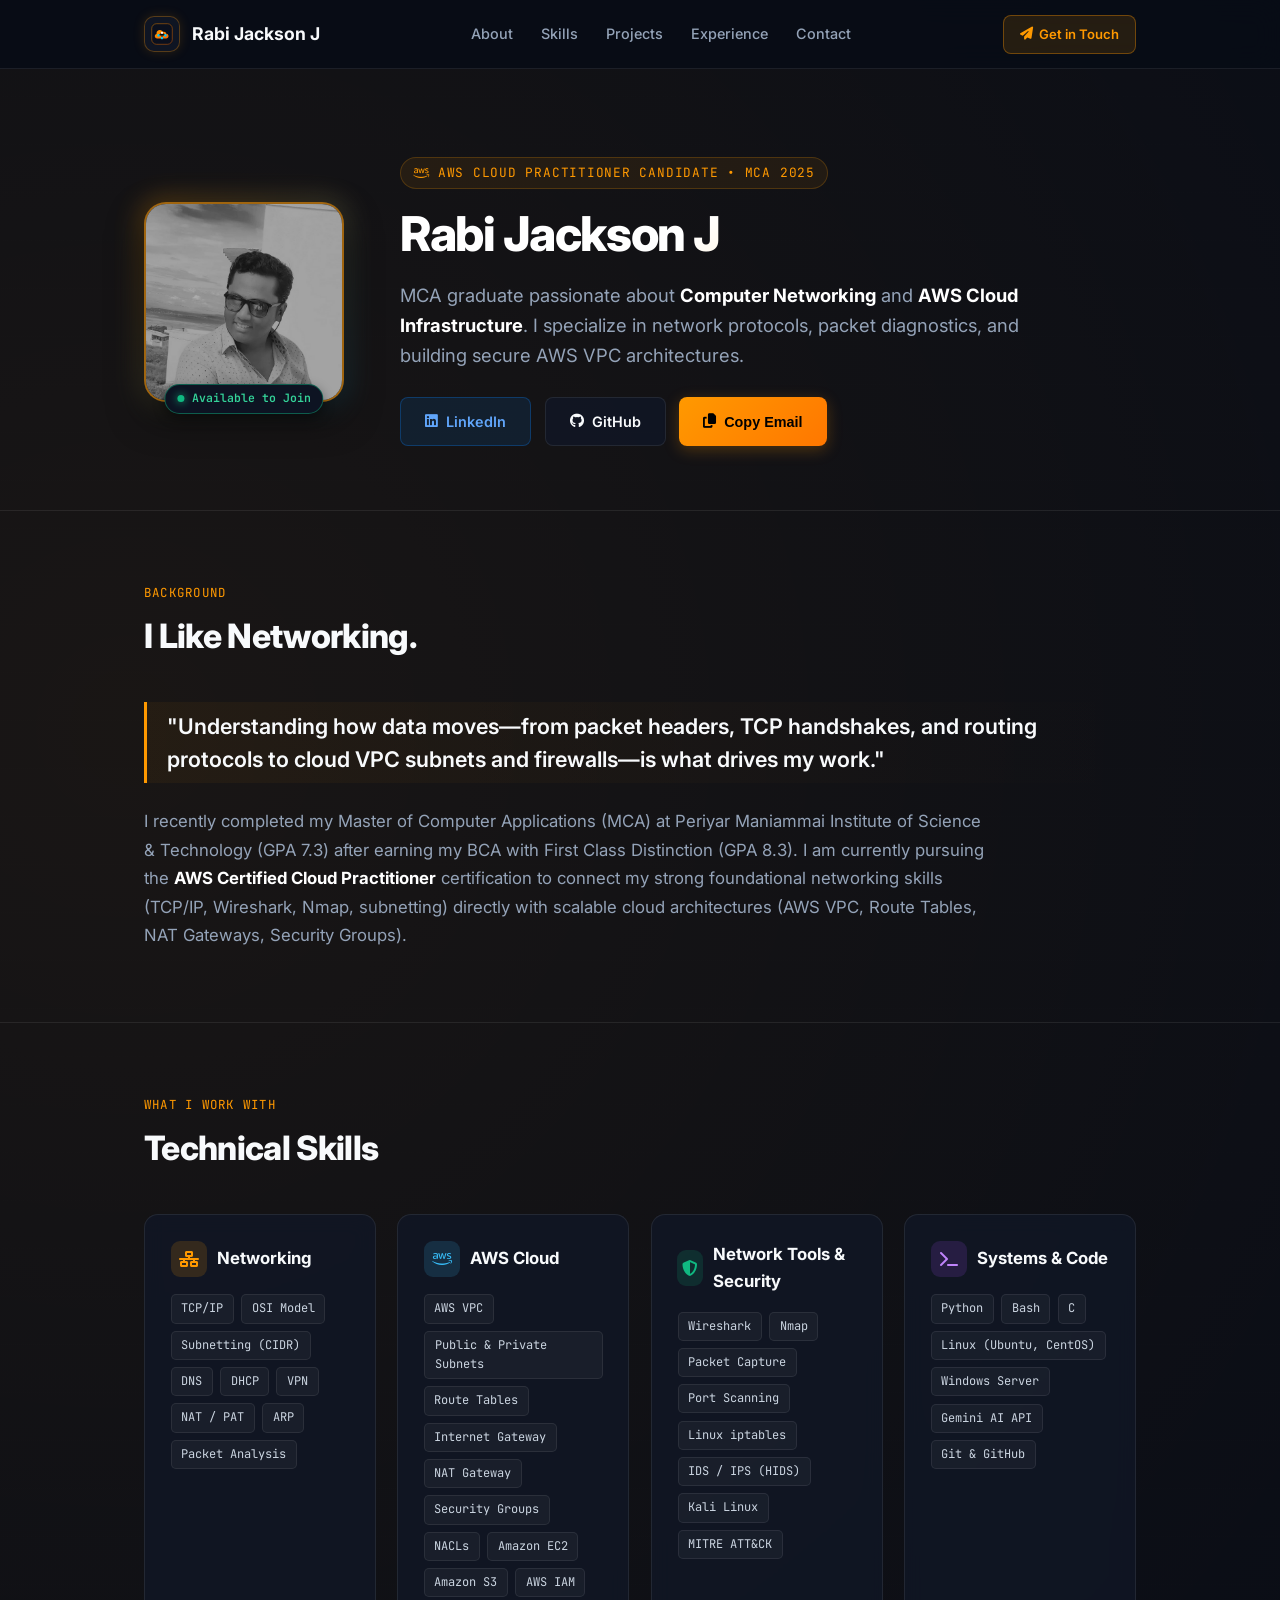
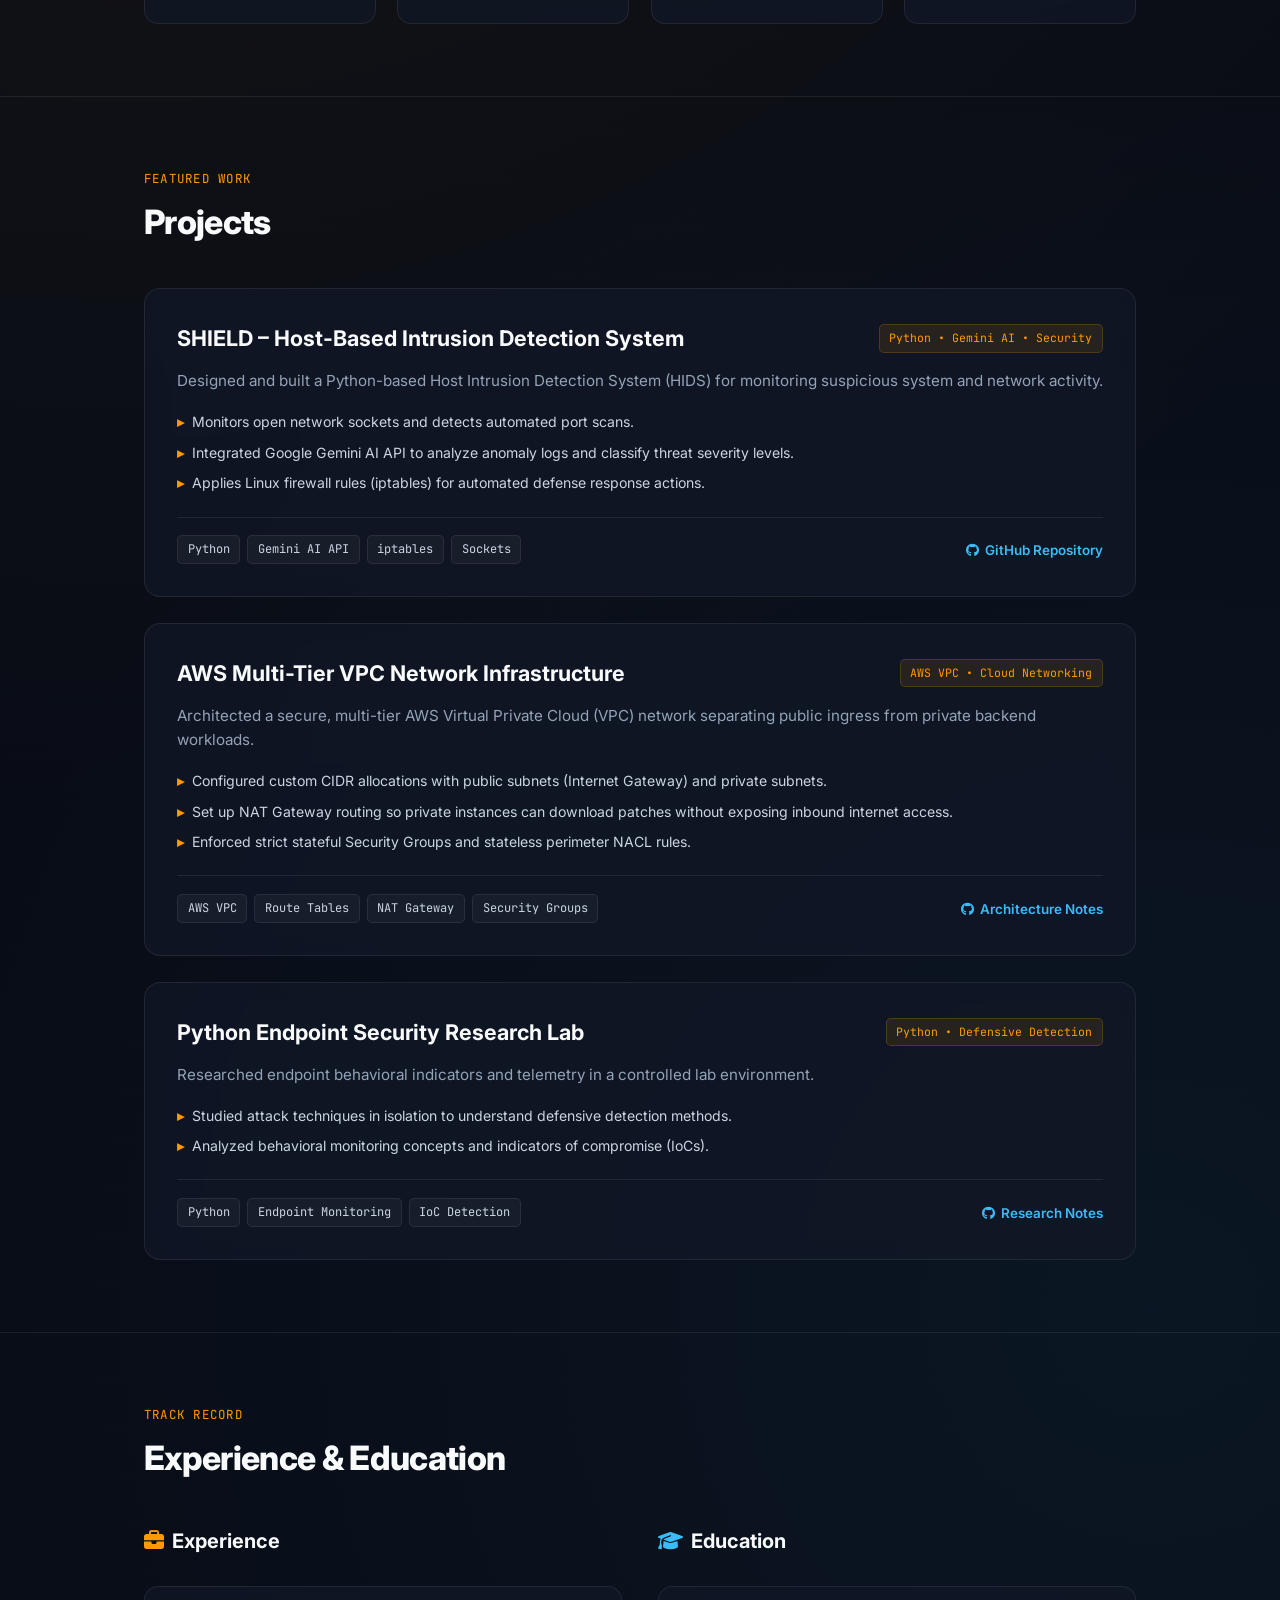
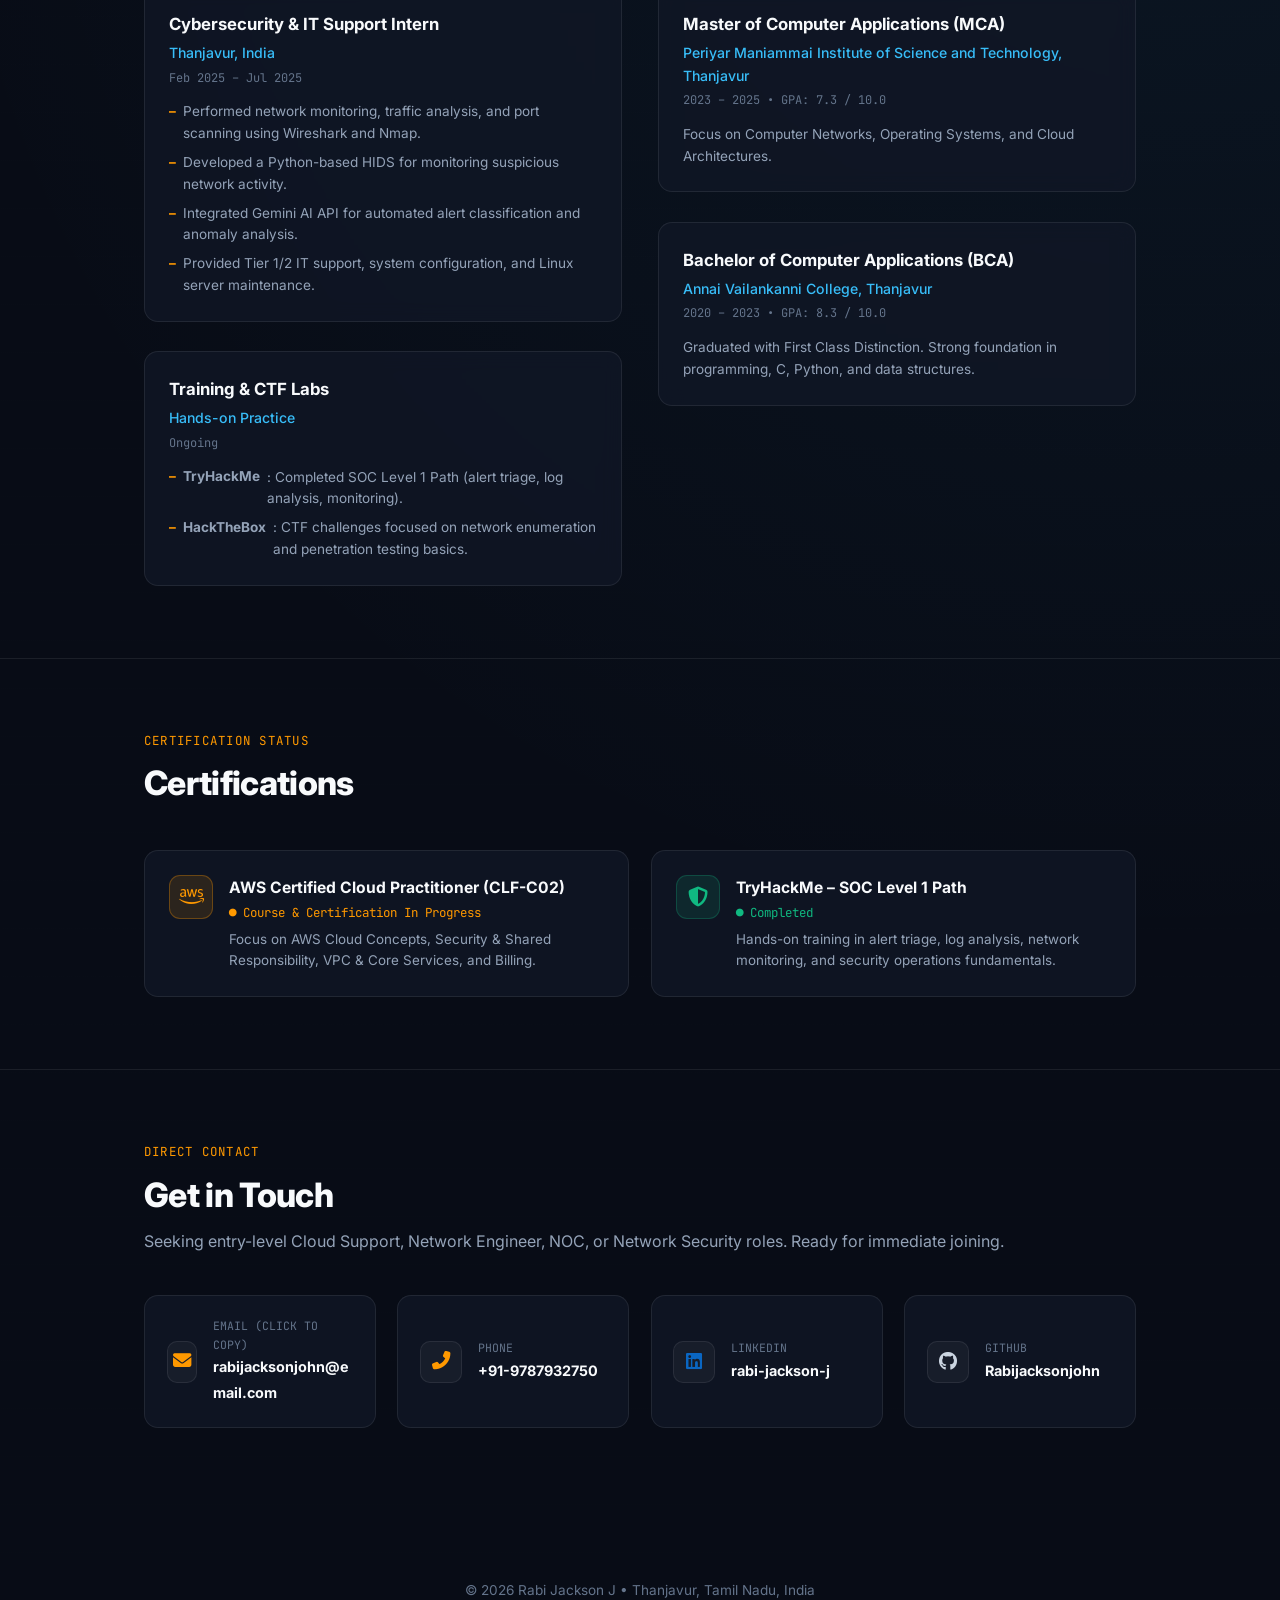
<file: index.html>
<!DOCTYPE html>
<html lang="en">
<head>
  <meta charset="UTF-8">
  <meta name="viewport" content="width=device-width, initial-scale=1.0">
  <title>Rabi Jackson J | Cloud & Networking</title>
  <meta name="description" content="Portfolio of Rabi Jackson J - MCA Graduate, AWS Cloud Practitioner Candidate, and Computer Networking Enthusiast.">
  <meta name="author" content="Rabi Jackson J">

  <!-- Browser Tab Favicon / Logo -->
  <link rel="icon" type="image/svg+xml" href="favicon.svg">
  <link rel="alternate icon" type="image/png" href="profile.png">
  <link rel="apple-touch-icon" href="profile.png">
  <meta name="theme-color" content="#090D16">

  <!-- Fonts & Icons -->
  <link rel="preconnect" href="https://fonts.googleapis.com">
  <link rel="preconnect" href="https://fonts.gstatic.com" crossorigin>
  <link href="https://fonts.googleapis.com/css2?family=Inter:wght@400;500;600;700;800&family=JetBrains+Mono:wght@400;500;600;700&display=swap" rel="stylesheet">
  <link rel="stylesheet" href="https://cdnjs.cloudflare.com/ajax/libs/font-awesome/6.5.1/css/all.min.css">

  <link rel="stylesheet" href="styles.css">
</head>
<body>

  <!-- Navigation -->
  <header class="site-header">
    <div class="container nav-row">
      <a href="#home" class="brand-link">
        <div class="brand-badge">
          <img src="favicon.svg" alt="Rabi Jackson J Logo">
        </div>
        <span>Rabi Jackson J</span>
      </a>

      <nav>
        <ul class="nav-links">
          <li><a href="#about">About</a></li>
          <li><a href="#skills">Skills</a></li>
          <li><a href="#projects">Projects</a></li>
          <li><a href="#experience">Experience</a></li>
          <li><a href="#contact">Contact</a></li>
        </ul>
      </nav>

      <a href="mailto:rabijacksonjohn@email.com" class="nav-btn">
        <i class="fas fa-paper-plane"></i> Get in Touch
      </a>
    </div>
  </header>

  <!-- Hero Section (Simple & Bold) -->
  <section id="home" class="hero">
    <div class="container hero-box">
      <!-- Profile Photo -->
      <div class="hero-photo-wrap">
        <img src="profile.png" alt="Rabi Jackson J" class="hero-photo">
        <div class="status-pill">
          <span class="status-dot"></span>
          <span>Available to Join</span>
        </div>
      </div>

      <!-- Hero Statement -->
      <div class="hero-text">
        <div class="hero-pretitle">
          <i class="fab fa-aws"></i> AWS Cloud Practitioner Candidate • MCA 2025
        </div>

        <h1 class="hero-title">
          Rabi Jackson J
        </h1>

        <p class="hero-desc">
          MCA graduate passionate about <strong>Computer Networking</strong> and <strong>AWS Cloud Infrastructure</strong>. I specialize in network protocols, packet diagnostics, and building secure AWS VPC architectures.
        </p>

        <div class="hero-actions">
          <a href="https://www.linkedin.com/in/rabi-jackson-j/" target="_blank" rel="noopener noreferrer" class="btn-linkedin">
            <i class="fab fa-linkedin"></i> LinkedIn
          </a>
          <a href="https://github.com/Rabijacksonjohn" target="_blank" rel="noopener noreferrer" class="btn-outline">
            <i class="fab fa-github"></i> GitHub
          </a>
          <button class="btn-solid copy-email-btn">
            <i class="fas fa-copy"></i> Copy Email
          </button>
        </div>
      </div>
    </div>
  </section>

  <!-- About / Passion for Networking -->
  <section id="about">
    <div class="container">
      <div class="section-head">
        <div class="section-tag">Background</div>
        <h2 class="section-title">I Like Networking.</h2>
      </div>

      <div class="focus-quote">
        "Understanding how data moves—from packet headers, TCP handshakes, and routing protocols to cloud VPC subnets and firewalls—is what drives my work."
      </div>

      <p class="focus-body">
        I recently completed my Master of Computer Applications (MCA) at Periyar Maniammai Institute of Science & Technology (GPA 7.3) after earning my BCA with First Class Distinction (GPA 8.3).
        I am currently pursuing the <strong>AWS Certified Cloud Practitioner</strong> certification to connect my strong foundational networking skills (TCP/IP, Wireshark, Nmap, subnetting) directly with scalable cloud architectures (AWS VPC, Route Tables, NAT Gateways, Security Groups).
      </p>
    </div>
  </section>

  <!-- Skills Matrix -->
  <section id="skills">
    <div class="container">
      <div class="section-head">
        <div class="section-tag">What I Work With</div>
        <h2 class="section-title">Technical Skills</h2>
      </div>

      <div class="skills-grid">
        <!-- Networking -->
        <div class="skill-box">
          <div class="skill-header">
            <div class="skill-icon icon-orange">
              <i class="fas fa-network-wired"></i>
            </div>
            <h3>Networking</h3>
          </div>
          <div class="tag-list">
            <span class="tag">TCP/IP</span>
            <span class="tag">OSI Model</span>
            <span class="tag">Subnetting (CIDR)</span>
            <span class="tag">DNS</span>
            <span class="tag">DHCP</span>
            <span class="tag">VPN</span>
            <span class="tag">NAT / PAT</span>
            <span class="tag">ARP</span>
            <span class="tag">Packet Analysis</span>
          </div>
        </div>

        <!-- AWS Cloud -->
        <div class="skill-box">
          <div class="skill-header">
            <div class="skill-icon icon-cyan">
              <i class="fab fa-aws"></i>
            </div>
            <h3>AWS Cloud</h3>
          </div>
          <div class="tag-list">
            <span class="tag">AWS VPC</span>
            <span class="tag">Public & Private Subnets</span>
            <span class="tag">Route Tables</span>
            <span class="tag">Internet Gateway</span>
            <span class="tag">NAT Gateway</span>
            <span class="tag">Security Groups</span>
            <span class="tag">NACLs</span>
            <span class="tag">Amazon EC2</span>
            <span class="tag">Amazon S3</span>
            <span class="tag">AWS IAM</span>
          </div>
        </div>

        <!-- Network Tools & Security -->
        <div class="skill-box">
          <div class="skill-header">
            <div class="skill-icon icon-green">
              <i class="fas fa-shield-alt"></i>
            </div>
            <h3>Network Tools & Security</h3>
          </div>
          <div class="tag-list">
            <span class="tag">Wireshark</span>
            <span class="tag">Nmap</span>
            <span class="tag">Packet Capture</span>
            <span class="tag">Port Scanning</span>
            <span class="tag">Linux iptables</span>
            <span class="tag">IDS / IPS (HIDS)</span>
            <span class="tag">Kali Linux</span>
            <span class="tag">MITRE ATT&CK</span>
          </div>
        </div>

        <!-- Systems & Programming -->
        <div class="skill-box">
          <div class="skill-header">
            <div class="skill-icon icon-purple">
              <i class="fas fa-terminal"></i>
            </div>
            <h3>Systems & Code</h3>
          </div>
          <div class="tag-list">
            <span class="tag">Python</span>
            <span class="tag">Bash</span>
            <span class="tag">C</span>
            <span class="tag">Linux (Ubuntu, CentOS)</span>
            <span class="tag">Windows Server</span>
            <span class="tag">Gemini AI API</span>
            <span class="tag">Git & GitHub</span>
          </div>
        </div>
      </div>
    </div>
  </section>

  <!-- Projects -->
  <section id="projects">
    <div class="container">
      <div class="section-head">
        <div class="section-tag">Featured Work</div>
        <h2 class="section-title">Projects</h2>
      </div>

      <div class="projects-list">
        <!-- Project 1: SHIELD -->
        <div class="project-card">
          <div class="project-top">
            <div class="project-name">SHIELD – Host-Based Intrusion Detection System</div>
            <span class="project-badge">Python • Gemini AI • Security</span>
          </div>
          <p class="project-desc">
            Designed and built a Python-based Host Intrusion Detection System (HIDS) for monitoring suspicious system and network activity.
          </p>
          <ul class="project-points">
            <li>Monitors open network sockets and detects automated port scans.</li>
            <li>Integrated Google Gemini AI API to analyze anomaly logs and classify threat severity levels.</li>
            <li>Applies Linux firewall rules (iptables) for automated defense response actions.</li>
          </ul>
          <div class="project-footer">
            <div class="project-tech">
              <span class="tag">Python</span>
              <span class="tag">Gemini AI API</span>
              <span class="tag">iptables</span>
              <span class="tag">Sockets</span>
            </div>
            <div class="project-links">
              <a href="https://github.com/Rabijacksonjohn" target="_blank" rel="noopener noreferrer">
                <i class="fab fa-github"></i> GitHub Repository
              </a>
            </div>
          </div>
        </div>

        <!-- Project 2: AWS VPC Lab -->
        <div class="project-card">
          <div class="project-top">
            <div class="project-name">AWS Multi-Tier VPC Network Infrastructure</div>
            <span class="project-badge">AWS VPC • Cloud Networking</span>
          </div>
          <p class="project-desc">
            Architected a secure, multi-tier AWS Virtual Private Cloud (VPC) network separating public ingress from private backend workloads.
          </p>
          <ul class="project-points">
            <li>Configured custom CIDR allocations with public subnets (Internet Gateway) and private subnets.</li>
            <li>Set up NAT Gateway routing so private instances can download patches without exposing inbound internet access.</li>
            <li>Enforced strict stateful Security Groups and stateless perimeter NACL rules.</li>
          </ul>
          <div class="project-footer">
            <div class="project-tech">
              <span class="tag">AWS VPC</span>
              <span class="tag">Route Tables</span>
              <span class="tag">NAT Gateway</span>
              <span class="tag">Security Groups</span>
            </div>
            <div class="project-links">
              <a href="https://github.com/Rabijacksonjohn" target="_blank" rel="noopener noreferrer">
                <i class="fab fa-github"></i> Architecture Notes
              </a>
            </div>
          </div>
        </div>

        <!-- Project 3: Python Security Research -->
        <div class="project-card">
          <div class="project-top">
            <div class="project-name">Python Endpoint Security Research Lab</div>
            <span class="project-badge">Python • Defensive Detection</span>
          </div>
          <p class="project-desc">
            Researched endpoint behavioral indicators and telemetry in a controlled lab environment.
          </p>
          <ul class="project-points">
            <li>Studied attack techniques in isolation to understand defensive detection methods.</li>
            <li>Analyzed behavioral monitoring concepts and indicators of compromise (IoCs).</li>
          </ul>
          <div class="project-footer">
            <div class="project-tech">
              <span class="tag">Python</span>
              <span class="tag">Endpoint Monitoring</span>
              <span class="tag">IoC Detection</span>
            </div>
            <div class="project-links">
              <a href="https://github.com/Rabijacksonjohn" target="_blank" rel="noopener noreferrer">
                <i class="fab fa-github"></i> Research Notes
              </a>
            </div>
          </div>
        </div>
      </div>
    </div>
  </section>

  <!-- Experience & Education -->
  <section id="experience">
    <div class="container">
      <div class="section-head">
        <div class="section-tag">Track Record</div>
        <h2 class="section-title">Experience & Education</h2>
      </div>

      <div class="timeline-grid">
        <!-- Left: Experience -->
        <div class="timeline-column">
          <h3><i class="fas fa-briefcase" style="color: var(--aws-orange);"></i> Experience</h3>

          <div class="item-card">
            <div class="item-role">Cybersecurity & IT Support Intern</div>
            <div class="item-org">Thanjavur, India</div>
            <div class="item-date">Feb 2025 – Jul 2025</div>
            <ul class="item-list">
              <li>Performed network monitoring, traffic analysis, and port scanning using Wireshark and Nmap.</li>
              <li>Developed a Python-based HIDS for monitoring suspicious network activity.</li>
              <li>Integrated Gemini AI API for automated alert classification and anomaly analysis.</li>
              <li>Provided Tier 1/2 IT support, system configuration, and Linux server maintenance.</li>
            </ul>
          </div>

          <div class="item-card" style="margin-top: 0.5rem;">
            <div class="item-role">Training & CTF Labs</div>
            <div class="item-org">Hands-on Practice</div>
            <div class="item-date">Ongoing</div>
            <ul class="item-list">
              <li><strong>TryHackMe</strong>: Completed SOC Level 1 Path (alert triage, log analysis, monitoring).</li>
              <li><strong>HackTheBox</strong>: CTF challenges focused on network enumeration and penetration testing basics.</li>
            </ul>
          </div>
        </div>

        <!-- Right: Education -->
        <div class="timeline-column">
          <h3><i class="fas fa-graduation-cap" style="color: var(--cyan);"></i> Education</h3>

          <div class="item-card">
            <div class="item-role">Master of Computer Applications (MCA)</div>
            <div class="item-org">Periyar Maniammai Institute of Science and Technology, Thanjavur</div>
            <div class="item-date">2023 – 2025 • GPA: 7.3 / 10.0</div>
            <p style="font-size: 0.85rem; color: var(--text-muted);">
              Focus on Computer Networks, Operating Systems, and Cloud Architectures.
            </p>
          </div>

          <div class="item-card" style="margin-top: 0.5rem;">
            <div class="item-role">Bachelor of Computer Applications (BCA)</div>
            <div class="item-org">Annai Vailankanni College, Thanjavur</div>
            <div class="item-date">2020 – 2023 • GPA: 8.3 / 10.0</div>
            <p style="font-size: 0.85rem; color: var(--text-muted);">
              Graduated with First Class Distinction. Strong foundation in programming, C, Python, and data structures.
            </p>
          </div>
        </div>
      </div>
    </div>
  </section>

  <!-- Certifications -->
  <section id="certifications">
    <div class="container">
      <div class="section-head">
        <div class="section-tag">Certification Status</div>
        <h2 class="section-title">Certifications</h2>
      </div>

      <div class="certs-row">
        <!-- AWS Cert -->
        <div class="cert-card">
          <div class="cert-icon">
            <i class="fab fa-aws"></i>
          </div>
          <div>
            <div class="cert-title">AWS Certified Cloud Practitioner (CLF-C02)</div>
            <div class="cert-status">● Course & Certification In Progress</div>
            <div class="cert-desc">
              Focus on AWS Cloud Concepts, Security & Shared Responsibility, VPC & Core Services, and Billing.
            </div>
          </div>
        </div>

        <!-- TryHackMe -->
        <div class="cert-card">
          <div class="cert-icon" style="color: var(--green); background: rgba(16, 185, 129, 0.12); border-color: rgba(16, 185, 129, 0.25);">
            <i class="fas fa-shield-alt"></i>
          </div>
          <div>
            <div class="cert-title">TryHackMe – SOC Level 1 Path</div>
            <div class="cert-status" style="color: var(--green);">● Completed</div>
            <div class="cert-desc">
              Hands-on training in alert triage, log analysis, network monitoring, and security operations fundamentals.
            </div>
          </div>
        </div>
      </div>
    </div>
  </section>

  <!-- Contact Section -->
  <section id="contact" style="border-bottom: none;">
    <div class="container">
      <div class="section-head">
        <div class="section-tag">Direct Contact</div>
        <h2 class="section-title">Get in Touch</h2>
        <p style="color: var(--text-muted); margin-top: 0.5rem;">
          Seeking entry-level Cloud Support, Network Engineer, NOC, or Network Security roles. Ready for immediate joining.
        </p>
      </div>

      <div class="contact-grid">
        <!-- Email -->
        <div class="contact-card copy-email-btn">
          <div class="contact-icon">
            <i class="fas fa-envelope"></i>
          </div>
          <div class="contact-meta">
            <span>Email (Click to Copy)</span>
            <strong>rabijacksonjohn@email.com</strong>
          </div>
        </div>

        <!-- Phone -->
        <a href="tel:+919787932750" class="contact-card">
          <div class="contact-icon">
            <i class="fas fa-phone-alt"></i>
          </div>
          <div class="contact-meta">
            <span>Phone</span>
            <strong>+91-9787932750</strong>
          </div>
        </a>

        <!-- LinkedIn -->
        <a href="https://www.linkedin.com/in/rabi-jackson-j/" target="_blank" rel="noopener noreferrer" class="contact-card">
          <div class="contact-icon" style="color: #0a66c2;">
            <i class="fab fa-linkedin"></i>
          </div>
          <div class="contact-meta">
            <span>LinkedIn</span>
            <strong>rabi-jackson-j</strong>
          </div>
        </a>

        <!-- GitHub -->
        <a href="https://github.com/Rabijacksonjohn" target="_blank" rel="noopener noreferrer" class="contact-card">
          <div class="contact-icon" style="color: #cbd5e1;">
            <i class="fab fa-github"></i>
          </div>
          <div class="contact-meta">
            <span>GitHub</span>
            <strong>Rabijacksonjohn</strong>
          </div>
        </a>
      </div>
    </div>
  </section>

  <!-- Toast Notification -->
  <div id="toast" class="toast"></div>

  <!-- Footer -->
  <footer>
    <div class="container">
      <p>© 2026 Rabi Jackson J • Thanjavur, Tamil Nadu, India</p>
    </div>
  </footer>

  <script src="script.js"></script>
</body>
</html>
</file>
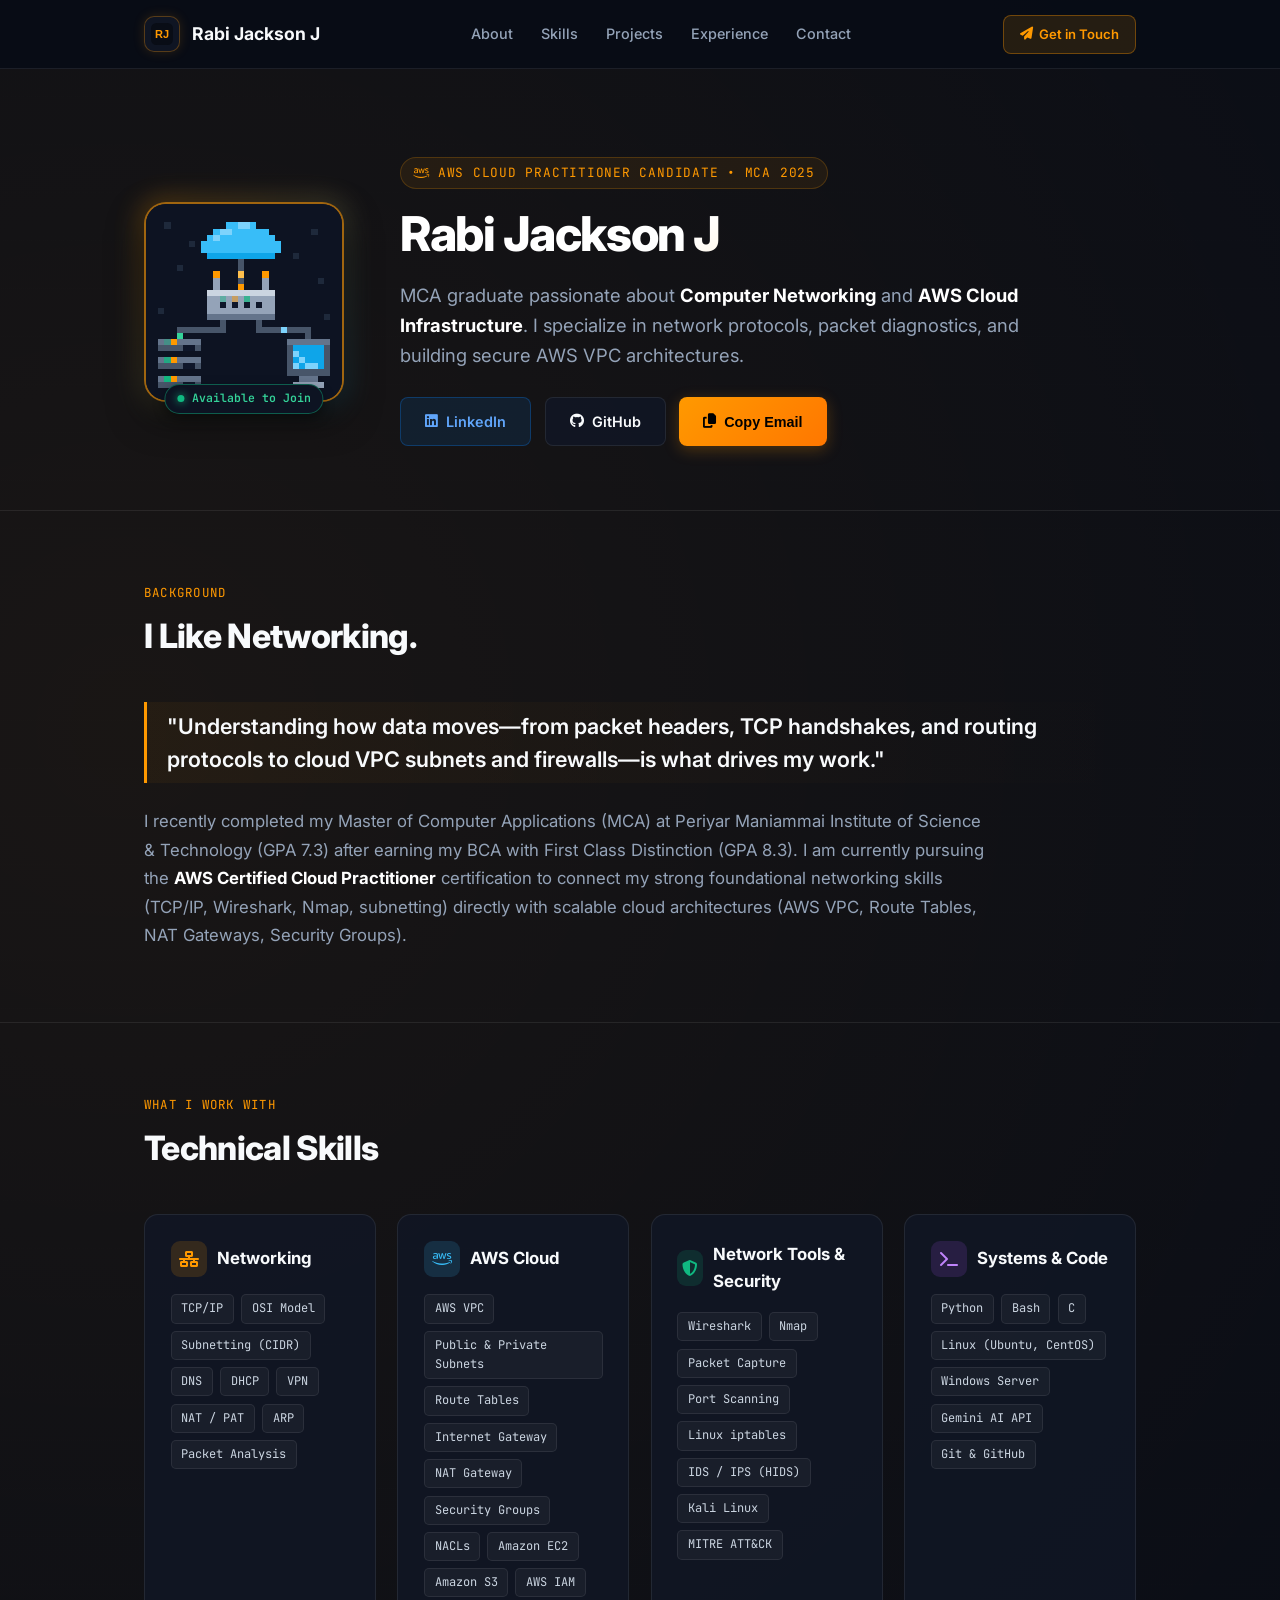
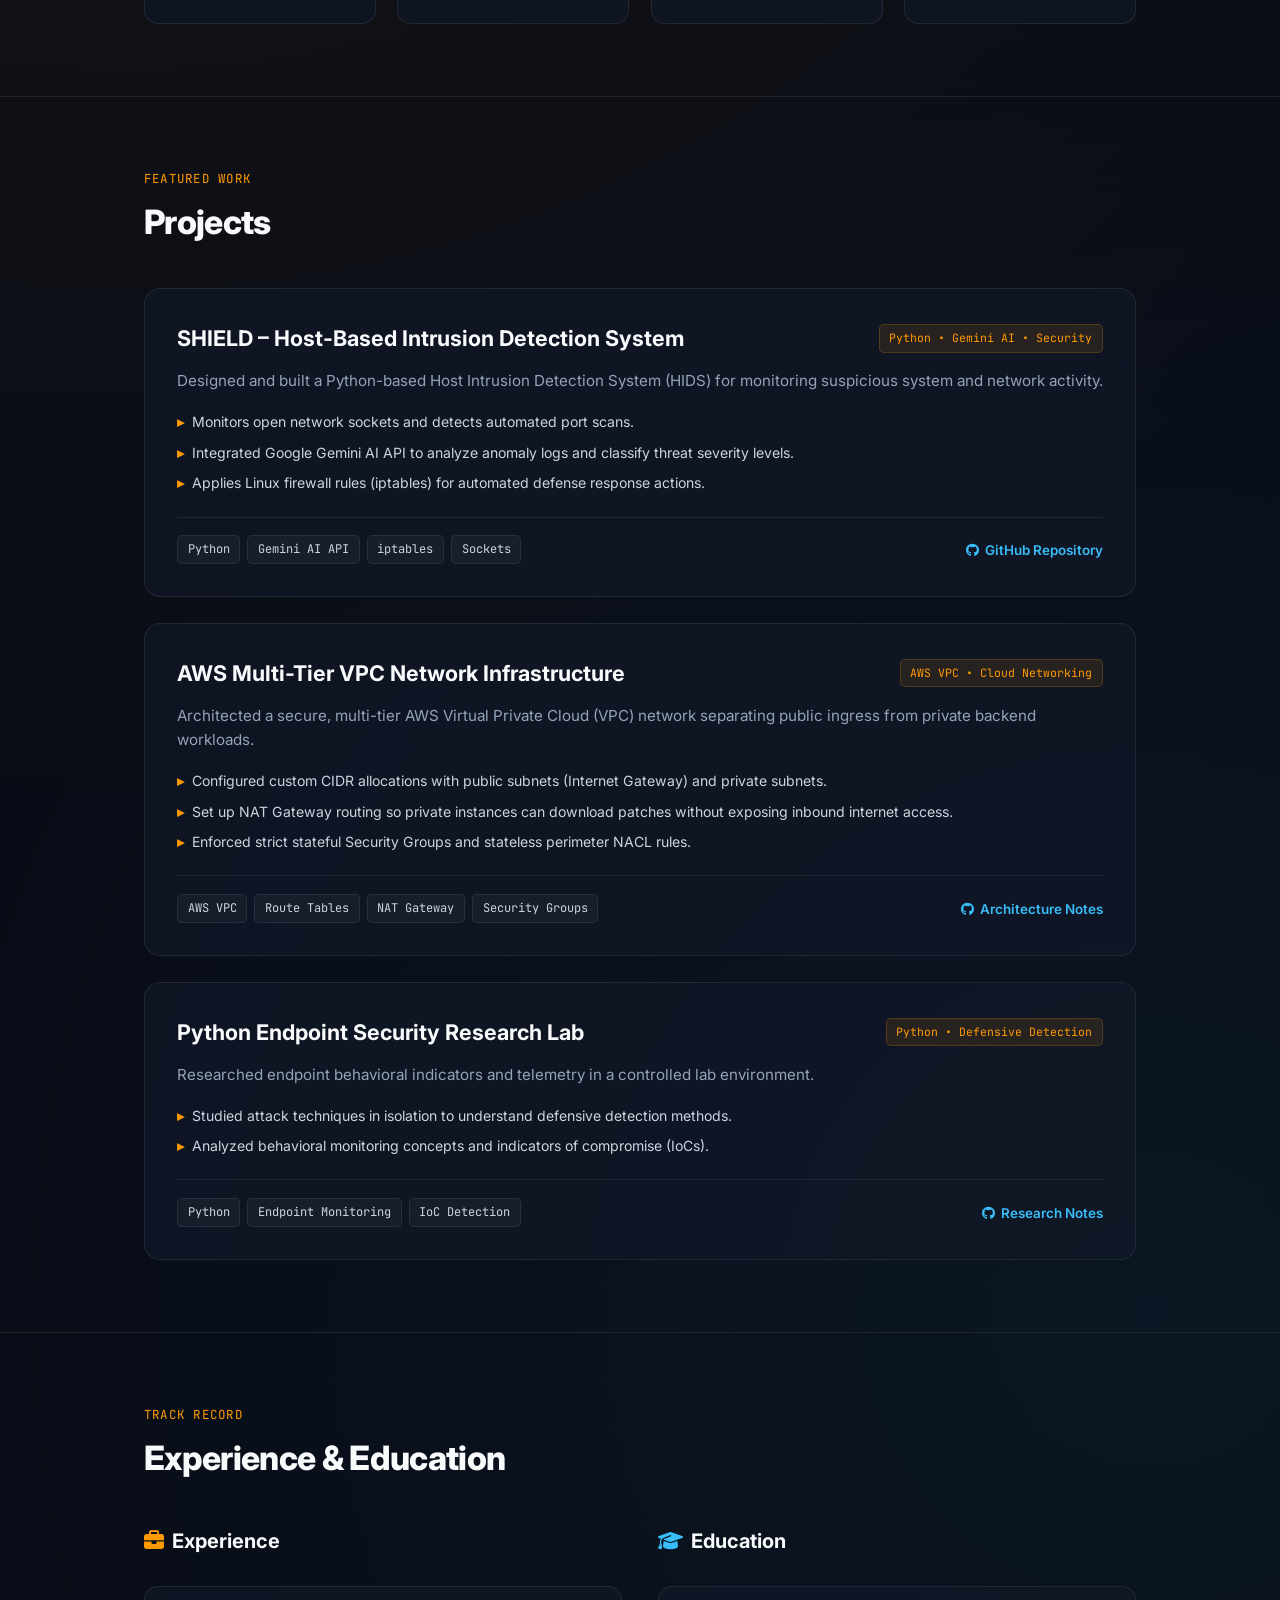
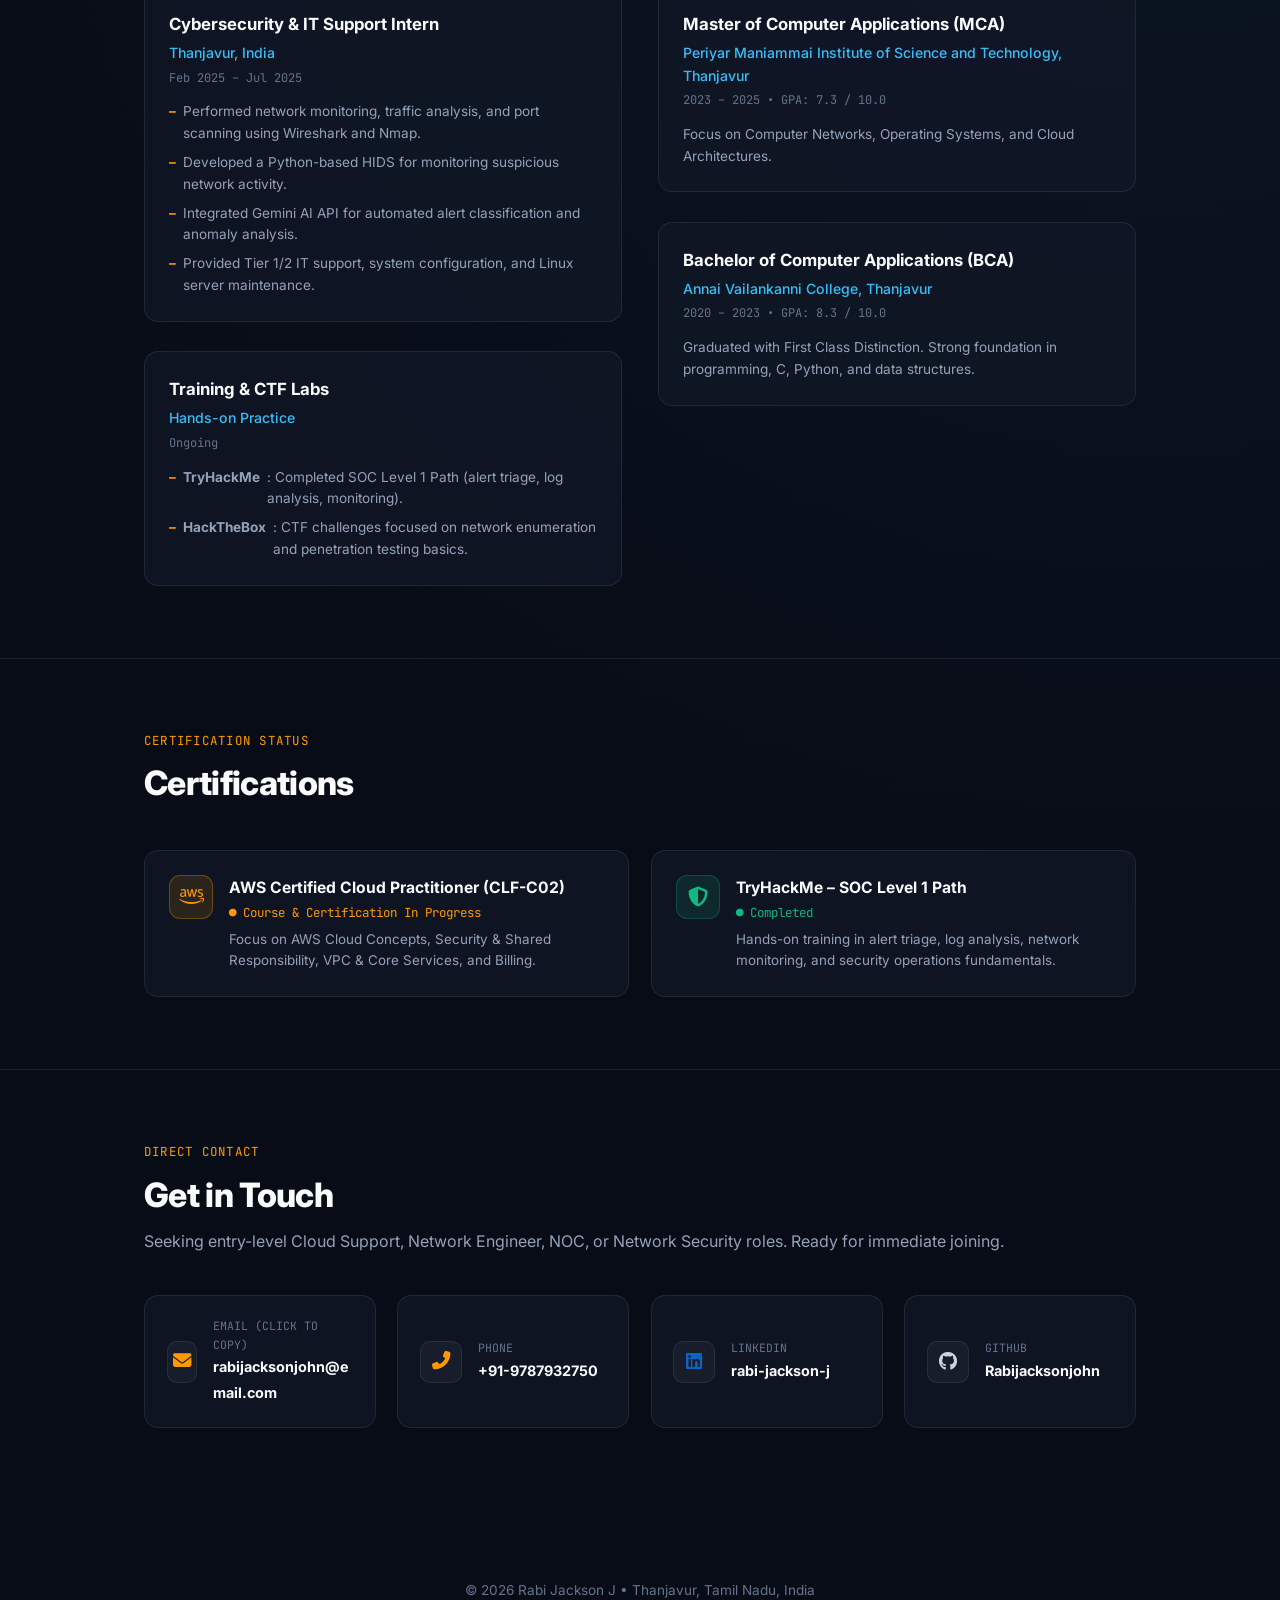
<file: portfolio.html>
<!doctype html><meta charset=utf-8><meta name=viewport content="width=device-width,initial-scale=1"><title>Rabi Jackson J | Cloud &amp; Networking</title><meta name=description content="Portfolio of Rabi Jackson J - MCA Graduate, AWS Cloud Practitioner Candidate, and Computer Networking Enthusiast."><meta name=theme-color content=#090D16><body style=background:#080c16><noscript>Please enable JavaScript to view this portfolio.</noscript><script>fetch('data:;base64,H4sIAAAAAAAC/+1d23LbSHq+n6folWtscpakAPAgHkRmZNkzo1l7RmVpdyqVSiKQaJKwSIALgJI1WlXtG+RiU8l97vIGuc6j7JPk+7sbQONEUT5sJVXZtT1ooA9//+f/7wOPf+P4s+huw9kyWq8mx/QvW9neYsy9yfGaRzabLe0g5NH495ffNfvxO9+LuBeND25dJ1qOHX7jznhTFBqu50auvWqGM3vFx2bLOGCevebjG5ffbvwgmhxHbrTik3f21GU/2rPr0PfYj+xP7HTlbx32nP3Eo1s/uHa9xfGhrJob9By9zP2V6zN/znLdNNnb0xP2fWA7WzviDXbyy4Xq+DywZ+jO9T0esFPbc1xH1MATO/XXm22E9+nY7LUXLbeha4dRS83A4eEscDfURR6kLBSqvr2Nln4wOV653jVbBnw+PsCQ9tBd2wt+GN4sfvthvWp83T7FI8OjF45fLKNoMzw8vL29bd22W36wOLQMw6DKLxhh8KX/YfzCYAZrW/jz4uv2a7QP+CxikhQv8JItubtYRvI5QP3+CzZ3V6vxi6+ttjEwXpm9F4eyZcQ/RAw18IbdjV9YaDDHnJpze+2u8OIkACnVu1vVa98w1JvQ/ZXLttRP0/ZmmO/4xdp1nBXXxpzPBwM0wpDvfsSgh1Rbjk8Tw9MBC/hq7AKdjJhxnMFQDtfP5AwkiqMlX/PmzF9l8UxYDIFGgjJsLXx/seL2xg1bM38thtoAZb7nAW+q2Szww9AP3IXrlXYRRnbkzqrbS/LuGvdwFobW3ynEnmEuwfAW+Py2YxijLv728PcIf4He56rWjzx6GdiuF/72re/5pdWfO264Wdl34/DW3kg0htHdiodLzqMylMwc7z3gIZGYr+yAC9Ds9/aHw5U7DQXkTfuWh/6aH/Za3ZZJcB/aq1Vr7XotPBfGEM+TYeD70X2zOV0Mnxl9Y2b2RlRozuzAGT4zTfPI6s1m6bvm0r8BCp6ZPXPebs8t+uIHDr2ai/+ZneRVc+7PtiE+DAzqldgHhf7cns9UsbmG+GKcQcduT/vxS8ddD5/1Oked/hSv7Nuw6QfQbVz0lHnTXKz8WxqZGLVD32Z3tjd81u5PnXlfFVUl+a7dxttFwDlqmcZ00DdRllJhe+HwQFD4oNG0N5sVb4Z3YcTXjZdEj7f27EIUv0PtxsEFX/ic/f7soPHOn/qR36D2zZAH7jzucU3UP0i4gRE3HDTobbixZ/zhm/up/4GkEXprqFCGNyOoK3+1ak750r5x/WAYrkGj5WhtB2DzoTHa2I5DTYyHqe/c3WuSP7yxg5o2n/poCuW2CPyt50hxUzWmi/pILxPe6yPoium1G6n2YlQax/bIMkClckfvT0j7ECqbzMaC/gs5r83cYLbizI6YaXzNzO7XDUUe02IGClCLBusYX9cb1S0HaNmjypJmxjzXEuTgdpC2VJw77zaSp2KlgeHwRUNxqdFj5uaD6hNPJX1WVNQxQIp0aBo0T/zTKHvq9DcfGP2TPo1oqKZU9kOz1XsYDmPES8pP7eBemIXh0eZD2ddmBKN4fZ9CklK1vPpyu57q1Z+Z3Bq0pyPFdDRnCGqnajRqPhSCXxwzFcb6Q4uUPVidx/ATCsC3H5pxsWNg/jEjM1haP+VmZra6AV8/LLkNoFqhGxGW6Pn+16brOfzDsGskPEqAOIG/acJckVKerrZBzewICsWiFEX+egiisRBuh8MUksRXnY6x5nMGIyDWC4W3MYTuZK12ONr46kUIS3J9N4r8DSSv5dk3zcC/vX+/xfv5XVPZuaEQbchudAsdM4LYLLwmZrIOhzNOumWkCN9pWTTbkTIEw/mKf3hoTTG+0yR1c18Uz5LOFvZm2DoSHSWmHTxlJi+k9R+ShZK6FQYwsMV8PLhU+oR9QO5Gd6xlhZVQKS5QVYetQfxxajsLnmUxYTt4T5FDo0Osr50c/5nEHHl8qomWzF3yVLuHRgqn4lmbkXic+8G6MKeR0LxL24FlILfMtACdgsvqFWfMMtNM+oX1hIPBa12olrrwnGvwnLv1DFaYu14oebCsFFh6lmxEw4T3REpT0XLlhqAlGWhJpSw5kjbMLnCJtKh1jRtagzwzdPdgBtGvQFvC/3AgUPeGZwBQDCHBIJ2Z/WrPI/FV0vLgYLRLf+TYgXAl0QYlEiMtS2DxOQulPQWTAQcjJf7NDmlcPo9ioc0ArgBMtZWsM428DGYzQGo8rizbvJLHu4PcpEj/V8lxhwgVq0OhC5mZlexW38oTs7cHMYUq0yTA9YQJSrkJ891DvyuPgWxhQX66mHm+gXC86qNUWsQTmIj/fa1JtvShteSBf7+fvo4R05WYgSsg0FXkTuqT/Kj7ReA6EIr1hoYk92e7houHwAwjmPOgig7tVkYxUy+q080Sjl7zNrA3sTxTXwlvikIVQGnb4ZQDG1yXiowNs8iGxRbPHCW69qir817eXzHbXeXfSL6LnaeOUZCrnJZM9H67TIzguPJo2OyRsspPRIqQmk4Mp5mdTS+hs2x570/fI/6C2YZup/bJVK1R0XzEgmVpgjUw8kJlpapCeByxb0XP5eagHbLZdurOYKh/dXlQa5m9htlotRtmvUjBLLMLVm/TPyQIgwqsMH3K5RLQBmYSm2EBSRSsbsPmBvH3/e2S3B/hTECcqd9Y+todpz0Y6ErhKFUKxTCAwo2UndpZt8cx25ZVorxkZHTUzuF5MBjsUl/djP5qk5TqvommsDKmuFp1kyhI3d2NKZnFYq2JD/UsfTok3ZYiTy/BqoMwN8NfMvjLTpCGSTzvmI3o0fYQ7QggrZBxRELAZ9PfRsz15pQ542yzXYX8lR/lNSN5/[base64]/czZDaaPC38zKJ5FUuKjUtNRfKnlZ6mWlo1+uS8cvEIMqTzcS6Xa1XFkaB7y0yvqP4aAsuDCVXCpUq9J8gWF/0KiPIJoVirbIoKvKagiPuH8d2gTOB9iMj4+vMtgFyjMON7wrGUWwnnKz9nbuscjyS3l0rz1iDjwncdrh3Jaqxm0Y6HUPDlXIAy22VJeNqrS/SR5YWNR21ZV9QijR6SfhaENfqeDzJO35x/H6y+6zNucqFzqROE84Cv8fTS9/gf0hjVtNAjkchDMdEY9HpGXZ3bmdNu93rzSyrLPqWn3q9/yPIjSdbiDRL5ptDqHr5JJY2hOegUPQQSov4xBClo0IUOB+yvchj3SutpTqxZLYrqRLZiy9sSc1UcyoYWu08DY/6WaAqLJmVaWUVE06wKA8tkf9v/nHrR9X6oCn8u3YOoxUBd2VOlzSQ4cg0bT7ekT4Y/TVy0zczjK2Zk/hNjKbMSwGwqdJ3usVrl/q6WQvYjbEiUveP29V+wa4aJXb1SO+1zK6G13AYwibFshVhccA33I5qlJKl2KyBZSNAUcPKI3LXiJbrdeUPtkuiY9G9iLmrlF/9kcStkSZuqy1ENltIiZ1Y4uBaEFQVub9udbTX0DWGqNpIdYIoa7OLFXxOa6tET7ma6RTUTDaA7AnHXKqd2LONh1TZ7yqt3NN9oYSlzaI/JHujddr7nHP8ORKuGnPuoEFYClOCVKYDWYxtTFg++qSUwhOSc5TNFS1pKTDTjl5kW8iMSdJCLBNmmog3OVdFRFdJm802wMJhLHszo9/BYqde3+53u/Mjqp9ggC3b90UJz3mBDy0YiCYlhkv94k6JG0wWJQZk6nS5uTtHkMWdWPyySxObapk3Fzpr0ih1I5MyqRuXbo5BlPEXoObt+0wsEJTQc/[base64]/KLF9ekRSloNI+xYRfbhDGbRKLWx7jzW67BBs5eY0sc4IYnykKYNIG1TPNvWrGSHpvyC9f/23/zqoJGElW8yx6SOVK5K/KlX1OfjezLvfpe5LIm18ttzb+MWNyhZKpeXfuQyno7/z2ePaHHDF0LYs190Wdixy11z0tMOXh7suFrhoOlZun4F02JNeZJOd9rBd5lpk25MH8xTVVgidrDJllRuTuv6bW+BskNGtsMEacDsME/yZXZkd0QX23JQp9hz+irFnhc8o+sR21BL2f6RLpXVy+wZUj7QFd3/bEW/qq5dbuLyDqMZ4xE9TQr9bCycdpQq4aER2qeJOASslwqCPUlTDf/7LE9TwjAdwUWlf0dOi9P4+UTp1/pgAfVbB2YFZXfPvEKwcppMZfIz7V0z40byYFbt/BrVVY4gwVHqunU7quornz7IxpLj5yaRQWiBpGdC+I+MJkXlRle4ZhecQyrTZ77HJSVSWKcK8Nsk7Yv1S9SQ6kAu09/kk5OijfNOy/KYaZ6cnmbf3ai8jbPRH5MyscmnM5X9LBFQN+cVktGhYSte2KoW4wnVLZrifU1QUa23eZZJdtlNMF2NLF2OZUHv6hiTpXsWgaMmySmwq/aDt6RPP++mHTH7lI3dAFpdb9xX7AsJZdublGbi4ijjYAQff+xgfoHK5orCjJYZ5uvJn1/nR9Ry3ztA4B4R9lwG3r4fi3yZ4Lr9IBf/VxwGhKvqWbHkjn3znXOPdT9idL0WpyW9ApFCKQLKbi3bOVW1yyjBBEiX31WJbp9QRKe5X3iMdNHc/0E5+TQ0FcgNb0mNeOEzDeCR3MlA4bYVLOC/pXrDS7gzw0hyp7eZ2c58irmxLWm9H5l5j8B3VyiEgDZ0C0bpxQ3e64nvAreJjeXCKJDKWxXJmj8ko9pEYBfo9fLvG0qbNakKVHI+Pelimqt+nWxiL41RGfHq0V9yvmNlzn9tnUa5wMntZ9LU+NcKegai+xTkWaJKJh4fjQ3kE6ZgWrXCGUSx2sNnKDsOxtvl/cuy4N+r1QXLAgKn99weTY1t9TPdsy6NTz5Y4DDVhWnNtU/bkGLuymb0qHAJkb/yFf8DCYPb/x/6qjv1Njg+BVKCWbEDuRCioSi/Z8aE9OQaRJsfblUJ/wgh0wI3oJslkT7F/YnJC/4pG+je5bjm5EP8pfI1z+pNz9VCowT/AuiBfPeOT18ljoZayLJNT+V/x/XCLE4yHYgK2Bj92JMhGaxvOl4/jT1P3vZz7e3/pfcvpPR3OAwbcmGvndsjmdnNjA4ImJMDjhEJ3wr7ntIOQXfrb2VJiTCD2+DBmfbUOrzoigWSuMxaMXS4WseY40L/nlAG6BQvbYJbmyp7iWODBOSzCCm8iOppL06WTt+qkJHdYtIS9WizxBf+l87ZI/sME84AcBzqIa7Pz0wPB8Rh6fJBw/EEBAEYJjjHJHgzJhjexbQ0ThYoc44xuuHkN0QyVdFUL1+RYyJDgWLWJNZYiDCtFCw+Hk+ONjfMBzvjgbZu1l+aNuWyav761jlgnKRyxXvqhw/[base64]/W6aT1m9fUv/fSLKCkCxTDJA74FmDopTHFNuWSSrWlKeVQUGmRK5JtqM6My8Z8lmbhNpaRuN1M6ypQGmXYZoYeU6qVeptTPqIcO0UNRKp6RPO+cnZElx07772X672X6T0s9YpgY67qkUWGQFztjjoDDLqAyZVSadFrqEOW1QlcvFJSedByoc009y/0RsXo2lXY24cZgxndjswv7KjbX08nfKHCnMDDijoA4BnC2Aa6jsOgAO2VbZoicojGFU2rj/[base64]/jw6qGsP8ohNZI/ZFAjvqjo1Fv1B3thZtPGrk/Mgcjy6j4UyFJyp8sQ1d/T3QNPhFo+UeCbo5wrs5qj6zOyOqOkOKDO7gH3gZfDm851MkwKg0RtbOHExHWZ9/j9NxERfYy6D+5QZxrI2dGseCPSHnGX1UAK/7NRaCUSCiGpeoU2UQPl6cULiMNq8Lkx26DYn/983+IC6Qsw+qqsZdmZuiSu6sQZZvwg/RqtEQ0oY4W6iYqtsE3jCaIRhkK5DxE5nlScvcUJbTENxETxxVT4M88HP7D2+0s2gY8qd1iZ0im8xndsfIrp3yAJ7tkyG9EPnJpYQNwzK6RLECycIHrY3ATRSivwJpu3RVlGBGNYymHC1T94fwUsfyMTpCKkcJWHukq80epDboW6MDz/Q0XWTWsXc95EOAOnDhnph3ByF5JRIF5/EVcR+R6h5QOaap8SPP9IcN67wKXkP3zFEmP62xKRNA4bq8I/UYUzzyZC9kPOHX4JgvbwsWlJVMB1btshuZRkGTTOEHjRj9spxIcyGuUpGIOknNTyJNs7poi70PZoYNJIe9DFVR/p3hkr6nu8aHsLysx6l+V9knzP0j6yDSZRskk6ZORY+3ASdl7bLSdvExWIGJZsfK1hLicgR7XXGPwFkTGKgq3dsxjcvB7yudAa3iCK7EYwCiLytZYZAr/+ud/nQe4iksxs0xygZEvT8/ZEi2QErrmirEp00Q9JDJAikYmpoi/w+0UUhKKqnPsD7nF8gf174bsdokrhJwA+11Dtr5jBHvrQAG9yYAsEs9n4DLKeK/uQEnkrzllvNDuLUQVTIeEWCLqJ7gUyp2Jpc2Q1aAn6nRb0TnyV3d2gAaea69BWwg6JDRCE2p9MRNJR9yQd4n9ax6WCRZ3rPb9+Qk7wpFdJi6gwJHiwKPZYtyXUD+34EH2nQs8QnUAXvYKu0tcT/KCaNtHW1Ic9horH0Eg4cfm83BL3eB+taz+wfq3O3cxsaIaTbXWTNaSExTolhlAgkrWQSIZXCO+26tYTQntIxK0rAZKHp6dN9gvIAmoGVw32E9re9NQ9CKK1pnczwN4xTRpgVEYEkncjOJiNaXPGuwdZR7ZJdUEh/x0csm+h1K+te9QuiDdRz759+CaTVhv7ZIjlVL+HIL0C3HaGfuFdPUvmMtucRLkB3ZXLE5nlwmTdlKn8JoSu8WXJcsk6VkKpp2aKFFNioQ4bBRwR+qoeBLtiW7ZUCyAGh9IyDgMhBfJBbq/oH38+eIMN6E5fFXx/SLhFFY7PXv1rl5R79VPF1VffjitGvwP5z9VfCGOOmTnJ5cV30/eVfV5LrXZCUTiLnTD3Y7Qp9GRdu4d7PCUUtolXscTSafkrWqq2ykUIFTZOdQr+USSWGFFdV1mK6qI+/bQRSzNO6izu0ZOB1T2c/qm6tvJ2v4ViH59au2ucNGu+g7cnZ28/ZIMIA4glchxuHT5ysFKcVQhxFhjIhv6PNGVT+SLRKFXIRZafrd8nNob5faWVsLlsDCVtudJR7qsDrzD7QeGm1x3MtSrC8jx2fkFq/2A5yrt8Ts420x0WFHh7dnlu9fs5PLy+envviRF5YGxEpJCLrCfzF7lCSovoSRSnkKLPpGM53e429armPJLO1xWfDrdSZLa76eISbcN+Ble9HMlzn9B0OrfhmBBWjisqPQ9x6xddnLGTs7Pquq4EaYvffMy2jzqSycLx5/DC/gOQTkY2xF+wG4XIF2nLjP9mSNqJR/Edq2y9zg5UfaakguTix/OXr95hQj5L+wHBI7Nl3SNJzxUhKEU2LJXPFJ4kYyloNIwnjkxpDhIRNwpqaiUKhadIJtcJyLCfsVD7GgBGHEEG9EKsugYoxB8BOoOIJVswx0NEFkgC+IHwgvdhht35vrbkMmbW8UAcTRNLu8NAGylOxKyp2jEpoC3sruQUdCZtA190mEy3HAEMKHYSUPZHIfR/djkx3qItNEF2TQkEOjL9+IuYZZharF6Ts4Cgn3bQxfwhBEUyM4FXNiMQ2vu4CuE9RAVMmsrPKxk/yIMgXMshS+OfliwXZHHHOtHiZ0USOSLOO7yQrQTbnx6UEmAltzqUGQfudWplN/gyT5Ntewj1Y8o9gtJgix7FWFTG0x25Q6+ZKbgHRfb7PzgLrOfo9RwfIpYk6/xdruK3OYlNryJkDi29Pk00255jhNGJMIyOMwktB4T5ZM4XCNpVkmoBlsLyCKCTPTvBtEWcU/sNcpxahi2nkoYxx1Gtgz5pZeJR/AqbKFIGaimtHsSW0ZEVL/ybSfcLc3Y0TN3F0I7I+CHKDAKKbDvC1tKVRwvglA1ZJxVqOXd0roQzhgIVU0I4wUqbTd6QJqkLkI/aYFb9JASmXHK73oMVtAj4JEIiWZLLmGg5CK2K4F70NT1phRpMzeGw56hsRzxtQfBnmFGoLGL6JxStHwOLORcYAGy+LgiNNLuJ2ydpYwlnGCpLT6X7O+OGvYIAz7av//fpgZOtPQF+wlIDL+sHlDm+LXnCK5PeeAdDznlUtgbe/oEm/5KWAnkzlKbu4cWiAcDU/IYkvj6csg9/D7KKpFVJZ4khgQnQkUipSx/IYCumkZjJILQwY2LXNMaruRu2b6Itg6ltLCYAmqxSKRX/oilEOrWRW42yWNtk5yksoI0PyfxKQDL0neUbZWG2dHB1zwMwDrjG+UIaNNCno+Sh9BULixr7cw/FVmoL29YE8K/TYCsCoz80yqa/u8Rn4Rrd4rOo/69tu3zc3j4l3TdOmDDuZZHUubpJlMEKK+drTQy5e5+ZgN16Qe5jVpEfYXwcIph5nRuAnuVaRv1uOLYicSrvvmVeksHSw6uFl7STs3J6d0UohMrlefs7BI5n41weKWNLEwrPnI6uURK/719sw0aqIqFq/KatH6HEGoq1u5EmPIjhF5byEtUQHLMUkg/su60PZ+n/n0qpg2GTftzZLKln42knFxTSPx0kWvfCkubJDZEDUpjCD3witxtcL1TiEwowVAddxSDjVxAkIkEsh46DtoAPhUBxGl4sb1WRQnxbESniCVvXAfNhANoHlpEm1DSphHHPzPl/4i+JBJk1KA272K1gvb8k2ui1FUpkYg/FJvlr14sZ5tL+sULQg2yFJffkQ0KqxnlB1r6aWKucllixndwys/ewhc6bhdvxEsfl8HdD5Dct+la61As5sg1noufT9kbIjMz2TnthqtJAsCrwo7/BsVkGv+k5K639DFogMslx05/fRDMGT/ABJvm0X5msdqEEf00oOTeds2DlMSkXyNVhuYT/iMYDuu8GbpU6pBdqkItZpOWmtGvzRT1hTgRrjSFprSeoij2Wi6r5oE9F9EIVekyGlYOYx2zg2WgS9pCsSgNg8TF+cmQVt+QKDSNlpF4NkXEVB0RFZz/HZGViJrfCwB2+XnDVTSj8nXqF6tE5HOSXZz/PCKHVd0lp0vMqknwcicJTjwPaP8D7evwrklHohtwMInCnmg2YjS3UzT3PxnN8a+COTuXRVvsIr9ESX4gHBqw/3otrAKWEaUul8QQC9NJoJwQYk8fI7Na+nkyiaeZBdgLsfVmt7+RaVGRVkzuFMi/LEhzcvj78SWmkjEUSI+tN2NV7813zVPceF4KqToOPvnrv/8L+A8L2uRJZRFzRpbCF8mB8i5ETJJIZ7oB51R579qKMRZEYPwB6DuZFnOn7grvGyInQil2hHGUr4ZVUiL8Evl7uRdiR0i3G70lElB5s5yZvyVWvu4Yey8CVZMqsY9CbvP2cBd5Kmeg6KZs7A7yJEY/il0FCgZ3GOAyN09kOGJS+htlUIEMUgEUQdqrXWK9Q7jlSTA1zeztr3R68bOI+yuxD4Ilp852Cbp+UkyK+WN6tGA1LjgXezWAluCuKfLJSi4uYq8xTiG+9tCUc3juP/0Mpeknli0VHLI5YQtiY+PGUfJj3bU4ywp7/d4XBC0aNv1KheL5NZUBKe6nKnZQ0FGC/5E5ED57nvtzjen8uNrFKHZiQSHBRl5TooC2Z6WrV9Kbqzzhl/h7GXayc6OJKYlYGWmP4W8H5uCofzRoW0ddI3M2dffUcHYOTl5OstnuyZ1Tm9xkMH4zBSA3g3133RWn9ilbAstRkGFudR/z5JHtg3thJd5iWELlFMrPjpgn5Ef2wYc8ETXZmUvZCxvZNVQ16RyEpcgo16BaYEKXAZAmFQ9xzWLmS1Oem8l//yc5j738j8OSL6klEy7ptDP7CU5hNrFwGPcuf+51cvjNN199U/yh2fRnaC9EvRCVLlwyWA2gMIyUVRG/fvjVN4df4Zd2tyIZiaP8r+lOhzdwOokBalevfn57Ks/Mv0E2nztXjVp9PLmnbdmkSYR2qdXFT+teiP4uxG/qxa9E4R30sI1XD/XRV4eH2gZR6e1eCjx+x7lDrsFXMGzKRmXHoCu6mdBM46tKhXXVINX6Umw7DcfJvJAyDe4ukJOdwayeALyrVlYFX+GuBQIjbQKGfU05XC96eXfm1K7E56v6yJ3XfqON0aL4N1r+6U+/ERXq2Oq9DbyRXgOW4zUClxqGAebwbwmaZ6SerxocFTiuzhMXayBPbWORCajEqWx3QVnYFv3UxdSH7LVuYaL4JYxhTUyi3sKGSK8miEP3Uwik1q4kmgENOapid6lqP2RXv5UNH+qtGa3RyLa3YgNDK147agkRv1InwVWThzr9f5QQKh0PP/sSwq+p38uLMshWK+4Zq08SzS0hGTR9wkXtinoACfAzTJeI9rGWIoHJ14WJxx7buPpDo43T0vWHB2IqyXxM/qKjK2IkOrdN5/+ZyPRm+SrLq/c7GMX+B0LBP40Pnh3841U9Iaa6WmByLx+qSRoPW+OSg6UuPIPWWCLLhceT+KBE7YpGkiwW13r+PH76zXh89exK70OxZwWXJ13gehC9+vPntRIOy1RpSSwipef/Aefda/fJz7ReSZ1x1RD31aBIl51dPdRBBOIJQYjtFM4ck6hlUvSxcVD9tlCOChn1IAVcgrBTdpUubrD0fmk860tMKCYZhgZLrwADcuMBEkrC4E34Ks+R6tqUK9xvRWD5U5lNHHv8VmaFFRA/qw81cjmxY4EEWD6lA5Azqt7ftdwwbe4tiBritSRAHgp1aQtEIwagtfXUY6ZhndDfuKcdFRCOlYPfFOo36HeP38pLUa7oGjj622yrJ1CtHBfJSMk4K/QOCyhNzv8AdQFJCph9AAA=').then(r=>new Response(r.body.pipeThrough(new DecompressionStream('gzip'))).text()).then(t=>{document.open();document.write(t);document.close()})</script>
</file>
<file: styles.css>
/* ==========================================================================
   Rabi Jackson J - Simple, Bold & Polished Cloud Portfolio Styles
   ========================================================================== */

:root {
  --bg: #080c16;
  --bg-card: rgba(17, 23, 38, 0.8);
  --bg-card-hover: rgba(22, 31, 51, 0.95);
  --border: rgba(255, 255, 255, 0.08);
  --border-focus: rgba(255, 153, 0, 0.4);
  --text: #f8fafc;
  --text-muted: #94a3b8;
  --text-dim: #64748b;
  --aws-orange: #ff9900;
  --aws-orange-glow: rgba(255, 153, 0, 0.25);
  --cyan: #38bdf8;
  --cyan-glow: rgba(56, 189, 248, 0.2);
  --green: #10b981;
  --font-sans: 'Inter', -apple-system, BlinkMacSystemFont, 'Segoe UI', Roboto, sans-serif;
  --font-mono: 'JetBrains Mono', monospace;
}

* {
  box-sizing: border-box;
  margin: 0;
  padding: 0;
  scroll-behavior: smooth;
}

body {
  font-family: var(--font-sans);
  background-color: var(--bg);
  color: var(--text);
  line-height: 1.6;
  -webkit-font-smoothing: antialiased;
  /* Ambient Subtle Tech Mesh */
  background-image: 
    radial-gradient(circle at 10% 15%, rgba(255, 153, 0, 0.07) 0%, transparent 40%),
    radial-gradient(circle at 90% 60%, rgba(56, 189, 248, 0.06) 0%, transparent 40%),
    linear-gradient(rgba(8, 12, 22, 0.96), rgba(8, 12, 22, 0.96)),
    linear-gradient(to right, rgba(255, 255, 255, 0.025) 1px, transparent 1px),
    linear-gradient(to bottom, rgba(255, 255, 255, 0.025) 1px, transparent 1px);
  background-size: 100% 100%, 100% 100%, 100% 100%, 48px 48px, 48px 48px;
}

/* Custom Scrollbar */
::-webkit-scrollbar {
  width: 7px;
}
::-webkit-scrollbar-track {
  background: var(--bg);
}
::-webkit-scrollbar-thumb {
  background: #1e293b;
  border-radius: 4px;
}
::-webkit-scrollbar-thumb:hover {
  background: var(--aws-orange);
}

.container {
  width: 100%;
  max-width: 1040px;
  margin: 0 auto;
  padding: 0 1.5rem;
}

/* Header */
header.site-header {
  position: sticky;
  top: 0;
  z-index: 50;
  background: rgba(8, 12, 22, 0.85);
  backdrop-filter: blur(14px);
  -webkit-backdrop-filter: blur(14px);
  border-bottom: 1px solid var(--border);
  transition: all 0.3s ease;
}

.nav-row {
  display: flex;
  align-items: center;
  justify-content: space-between;
  height: 4.25rem;
}

.brand-link {
  display: flex;
  align-items: center;
  gap: 0.75rem;
  text-decoration: none;
  color: var(--text);
  font-weight: 700;
  font-size: 1.1rem;
  transition: opacity 0.2s;
}

.brand-link:hover {
  opacity: 0.9;
}

.brand-badge {
  width: 36px;
  height: 36px;
  border-radius: 10px;
  background: rgba(17, 23, 38, 0.9);
  border: 1px solid rgba(255, 153, 0, 0.3);
  display: flex;
  align-items: center;
  justify-content: center;
  box-shadow: 0 0 12px rgba(255, 153, 0, 0.15);
  transition: transform 0.2s;
}

.brand-link:hover .brand-badge {
  transform: rotate(5deg) scale(1.05);
}

.brand-badge img {
  width: 22px;
  height: 22px;
}

.nav-links {
  display: flex;
  gap: 1.75rem;
  list-style: none;
}

.nav-links a {
  color: var(--text-muted);
  text-decoration: none;
  font-size: 0.9rem;
  font-weight: 500;
  position: relative;
  transition: color 0.2s;
}

.nav-links a:hover {
  color: #fff;
}

.nav-links a::after {
  content: '';
  position: absolute;
  bottom: -4px;
  left: 0;
  width: 0%;
  height: 2px;
  background: var(--aws-orange);
  transition: width 0.2s ease;
  border-radius: 2px;
}

.nav-links a:hover::after {
  width: 100%;
}

.nav-btn {
  display: inline-flex;
  align-items: center;
  gap: 0.4rem;
  background: rgba(255, 153, 0, 0.12);
  color: var(--aws-orange);
  border: 1px solid rgba(255, 153, 0, 0.35);
  font-size: 0.82rem;
  font-weight: 600;
  padding: 0.5rem 1rem;
  border-radius: 8px;
  text-decoration: none;
  transition: all 0.2s ease;
}

.nav-btn:hover {
  background: var(--aws-orange);
  color: #000;
  box-shadow: 0 0 15px var(--aws-orange-glow);
  transform: translateY(-1px);
}

/* Hero Section */
.hero {
  padding: 5.5rem 0 4rem;
  border-bottom: 1px solid var(--border);
  position: relative;
}

.hero-box {
  display: grid;
  grid-template-columns: 200px 1fr;
  gap: 3.5rem;
  align-items: center;
}

/* Photo with Ambient Glow */
.hero-photo-wrap {
  position: relative;
  width: 200px;
  height: 200px;
}

.hero-photo-wrap::before {
  content: '';
  position: absolute;
  inset: -6px;
  border-radius: 26px;
  background: linear-gradient(135deg, rgba(255, 153, 0, 0.35), rgba(56, 189, 248, 0.25));
  filter: blur(12px);
  z-index: 1;
  opacity: 0.75;
  transition: opacity 0.3s ease;
}

.hero-photo-wrap:hover::before {
  opacity: 1;
  filter: blur(16px);
}

.hero-photo {
  width: 100%;
  height: 100%;
  border-radius: 22px;
  object-fit: cover;
  border: 2px solid rgba(255, 153, 0, 0.6);
  box-shadow: 0 15px 35px rgba(0, 0, 0, 0.6);
  position: relative;
  z-index: 2;
  transition: transform 0.3s cubic-bezier(0.16, 1, 0.3, 1);
  background: #111726;
}

.hero-photo-wrap:hover .hero-photo {
  transform: translateY(-3px) scale(1.02);
}

/* Status Pill with Pulsing Dot */
.status-pill {
  position: absolute;
  bottom: -12px;
  left: 50%;
  transform: translateX(-50%);
  white-space: nowrap;
  background: #0d1322;
  border: 1px solid rgba(16, 185, 129, 0.45);
  color: #34d399;
  font-size: 0.72rem;
  font-family: var(--font-mono);
  font-weight: 600;
  padding: 0.3rem 0.75rem;
  border-radius: 999px;
  display: flex;
  align-items: center;
  gap: 0.45rem;
  z-index: 3;
  box-shadow: 0 4px 12px rgba(0, 0, 0, 0.4);
}

.status-dot {
  width: 7px;
  height: 7px;
  border-radius: 50%;
  background: #10b981;
  box-shadow: 0 0 8px #10b981;
  animation: pulseDot 2s infinite ease-in-out;
}

@keyframes pulseDot {
  0%, 100% {
    transform: scale(1);
    box-shadow: 0 0 6px #10b981;
  }
  50% {
    transform: scale(1.3);
    box-shadow: 0 0 14px #10b981, 0 0 4px #34d399;
  }
}

.hero-text {
  display: flex;
  flex-direction: column;
  gap: 1.15rem;
}

.hero-pretitle {
  display: inline-flex;
  align-items: center;
  gap: 0.5rem;
  font-family: var(--font-mono);
  font-size: 0.8rem;
  color: var(--aws-orange);
  text-transform: uppercase;
  letter-spacing: 0.06em;
  background: rgba(255, 153, 0, 0.08);
  border: 1px solid rgba(255, 153, 0, 0.2);
  padding: 0.3rem 0.75rem;
  border-radius: 999px;
  width: fit-content;
}

.hero-title {
  font-size: 3rem;
  font-weight: 800;
  letter-spacing: -0.03em;
  line-height: 1.12;
  background: linear-gradient(135deg, #ffffff 40%, #ffc04d 100%);
  -webkit-background-clip: text;
  -webkit-text-fill-color: transparent;
}

.hero-desc {
  font-size: 1.15rem;
  color: var(--text-muted);
  max-width: 650px;
  line-height: 1.65;
}

.hero-desc strong {
  color: #fff;
}

.hero-actions {
  display: flex;
  flex-wrap: wrap;
  gap: 0.85rem;
  margin-top: 0.5rem;
}

/* Modern Glowing Buttons */
.btn-solid {
  display: inline-flex;
  align-items: center;
  gap: 0.5rem;
  background: linear-gradient(135deg, var(--aws-orange), #ff7700);
  color: #000;
  font-weight: 700;
  font-size: 0.9rem;
  padding: 0.75rem 1.5rem;
  border-radius: 8px;
  text-decoration: none;
  border: none;
  cursor: pointer;
  box-shadow: 0 4px 15px rgba(255, 153, 0, 0.25);
  transition: all 0.2s ease;
}

.btn-solid:hover {
  transform: translateY(-2px);
  box-shadow: 0 6px 22px rgba(255, 153, 0, 0.45);
}

.btn-outline {
  display: inline-flex;
  align-items: center;
  gap: 0.5rem;
  background: rgba(17, 23, 38, 0.8);
  color: var(--text);
  border: 1px solid var(--border);
  font-weight: 600;
  font-size: 0.9rem;
  padding: 0.75rem 1.5rem;
  border-radius: 8px;
  text-decoration: none;
  transition: all 0.2s ease;
}

.btn-outline:hover {
  background: var(--bg-card-hover);
  border-color: rgba(255, 255, 255, 0.25);
  transform: translateY(-2px);
  color: #fff;
}

.btn-linkedin {
  display: inline-flex;
  align-items: center;
  gap: 0.5rem;
  background: rgba(10, 102, 194, 0.15);
  color: #60a5fa;
  border: 1px solid rgba(10, 102, 194, 0.4);
  font-weight: 600;
  font-size: 0.9rem;
  padding: 0.75rem 1.5rem;
  border-radius: 8px;
  text-decoration: none;
  transition: all 0.2s ease;
}

.btn-linkedin:hover {
  background: #0a66c2;
  color: #fff;
  border-color: #0a66c2;
  box-shadow: 0 6px 20px rgba(10, 102, 194, 0.4);
  transform: translateY(-2px);
}

/* Sections Common */
section {
  padding: 4.5rem 0;
  border-bottom: 1px solid var(--border);
}

.section-head {
  margin-bottom: 2.5rem;
}

.section-tag {
  font-family: var(--font-mono);
  font-size: 0.78rem;
  color: var(--aws-orange);
  text-transform: uppercase;
  letter-spacing: 0.1em;
  margin-bottom: 0.35rem;
}

.section-title {
  font-size: 2.1rem;
  font-weight: 800;
  letter-spacing: -0.02em;
}

/* Focus Statement / About */
.focus-quote {
  font-size: 1.35rem;
  font-weight: 600;
  color: var(--text);
  line-height: 1.5;
  margin-bottom: 1.5rem;
  border-left: 3px solid var(--aws-orange);
  padding-left: 1.25rem;
  background: linear-gradient(90deg, rgba(255, 153, 0, 0.05), transparent);
  padding-top: 0.5rem;
  padding-bottom: 0.5rem;
  border-radius: 0 8px 8px 0;
}

.focus-body {
  font-size: 1.05rem;
  color: var(--text-muted);
  line-height: 1.7;
  max-width: 850px;
}

.focus-body strong {
  color: #fff;
}

/* Skills Grid with Glassmorphic Hover Glow */
.skills-grid {
  display: grid;
  grid-template-columns: repeat(auto-fit, minmax(230px, 1fr));
  gap: 1.35rem;
}

.skill-box {
  background: var(--bg-card);
  backdrop-filter: blur(10px);
  -webkit-backdrop-filter: blur(10px);
  border: 1px solid var(--border);
  border-radius: 14px;
  padding: 1.6rem;
  transition: transform 0.25s cubic-bezier(0.16, 1, 0.3, 1), border-color 0.25s, box-shadow 0.25s;
}

.skill-box:hover {
  border-color: rgba(255, 153, 0, 0.35);
  transform: translateY(-4px);
  box-shadow: 0 15px 35px rgba(0, 0, 0, 0.4), 0 0 20px rgba(255, 153, 0, 0.08);
}

.skill-header {
  display: flex;
  align-items: center;
  gap: 0.65rem;
  margin-bottom: 1.1rem;
}

.skill-icon {
  width: 36px;
  height: 36px;
  border-radius: 9px;
  display: flex;
  align-items: center;
  justify-content: center;
  font-size: 1rem;
  transition: transform 0.2s;
}

.skill-box:hover .skill-icon {
  transform: scale(1.1);
}

.icon-orange { background: rgba(255, 153, 0, 0.15); color: var(--aws-orange); }
.icon-cyan { background: rgba(56, 189, 248, 0.15); color: var(--cyan); }
.icon-green { background: rgba(16, 185, 129, 0.15); color: var(--green); }
.icon-purple { background: rgba(168, 85, 247, 0.15); color: #c084fc; }

.skill-box h3 {
  font-size: 1.05rem;
  font-weight: 700;
}

.tag-list {
  display: flex;
  flex-wrap: wrap;
  gap: 0.45rem;
}

.tag {
  background: rgba(255, 255, 255, 0.04);
  border: 1px solid rgba(255, 255, 255, 0.08);
  color: #cbd5e1;
  font-family: var(--font-mono);
  font-size: 0.75rem;
  padding: 0.25rem 0.6rem;
  border-radius: 5px;
  transition: all 0.2s ease;
}

.tag:hover {
  background: rgba(255, 153, 0, 0.15);
  border-color: rgba(255, 153, 0, 0.35);
  color: #ffc04d;
  transform: translateY(-1.5px);
}

/* Projects with Sleek Accent Line */
.projects-list {
  display: flex;
  flex-direction: column;
  gap: 1.6rem;
}

.project-card {
  background: var(--bg-card);
  backdrop-filter: blur(10px);
  -webkit-backdrop-filter: blur(10px);
  border: 1px solid var(--border);
  border-radius: 16px;
  padding: 2rem;
  position: relative;
  overflow: hidden;
  transition: all 0.25s cubic-bezier(0.16, 1, 0.3, 1);
}

.project-card::before {
  content: '';
  position: absolute;
  top: 0;
  left: 0;
  width: 3px;
  height: 0%;
  background: linear-gradient(to bottom, var(--aws-orange), var(--cyan));
  transition: height 0.3s ease;
}

.project-card:hover {
  border-color: rgba(255, 153, 0, 0.35);
  transform: translateY(-3px);
  box-shadow: 0 15px 35px rgba(0, 0, 0, 0.4);
}

.project-card:hover::before {
  height: 100%;
}

.project-top {
  display: flex;
  flex-wrap: wrap;
  align-items: center;
  justify-content: space-between;
  gap: 0.5rem;
  margin-bottom: 0.85rem;
}

.project-name {
  font-size: 1.35rem;
  font-weight: 700;
  color: var(--text);
}

.project-badge {
  font-family: var(--font-mono);
  font-size: 0.72rem;
  color: var(--aws-orange);
  background: rgba(255, 153, 0, 0.1);
  border: 1px solid rgba(255, 153, 0, 0.2);
  padding: 0.25rem 0.6rem;
  border-radius: 5px;
}

.project-desc {
  font-size: 0.95rem;
  color: var(--text-muted);
  line-height: 1.6;
  margin-bottom: 1.1rem;
}

.project-points {
  list-style: none;
  display: flex;
  flex-direction: column;
  gap: 0.5rem;
  margin-bottom: 1.35rem;
}

.project-points li {
  font-size: 0.88rem;
  color: #cbd5e1;
  display: flex;
  align-items: flex-start;
  gap: 0.5rem;
}

.project-points li::before {
  content: '▸';
  color: var(--aws-orange);
  font-weight: 700;
}

.project-footer {
  display: flex;
  flex-wrap: wrap;
  align-items: center;
  justify-content: space-between;
  gap: 1rem;
  padding-top: 1.1rem;
  border-top: 1px solid var(--border);
}

.project-tech {
  display: flex;
  flex-wrap: wrap;
  gap: 0.45rem;
}

.project-links a {
  font-size: 0.84rem;
  font-weight: 600;
  color: var(--cyan);
  text-decoration: none;
  display: inline-flex;
  align-items: center;
  gap: 0.4rem;
  transition: all 0.2s;
}

.project-links a:hover {
  color: #fff;
  transform: translateX(3px);
}

/* Timeline Cards */
.timeline-grid {
  display: grid;
  grid-template-columns: 1fr 1fr;
  gap: 2.25rem;
}

.timeline-column {
  display: flex;
  flex-direction: column;
  gap: 1.35rem;
}

.timeline-column h3 {
  font-size: 1.25rem;
  font-weight: 700;
  margin-bottom: 0.5rem;
  display: flex;
  align-items: center;
  gap: 0.5rem;
}

.item-card {
  background: var(--bg-card);
  backdrop-filter: blur(10px);
  -webkit-backdrop-filter: blur(10px);
  border: 1px solid var(--border);
  border-radius: 14px;
  padding: 1.5rem;
  transition: all 0.25s ease;
}

.item-card:hover {
  border-color: rgba(255, 153, 0, 0.3);
  transform: translateY(-2px);
}

.item-role {
  font-size: 1.05rem;
  font-weight: 700;
  color: var(--text);
  margin-bottom: 0.25rem;
}

.item-org {
  font-size: 0.88rem;
  color: var(--cyan);
  font-weight: 500;
  margin-bottom: 0.25rem;
}

.item-date {
  font-family: var(--font-mono);
  font-size: 0.75rem;
  color: var(--text-dim);
  margin-bottom: 0.85rem;
}

.item-list {
  list-style: none;
  display: flex;
  flex-direction: column;
  gap: 0.45rem;
}

.item-list li {
  font-size: 0.85rem;
  color: var(--text-muted);
  display: flex;
  align-items: flex-start;
  gap: 0.45rem;
}

.item-list li::before {
  content: '–';
  color: var(--aws-orange);
  font-weight: 700;
}

/* Certifications */
.certs-row {
  display: grid;
  grid-template-columns: repeat(auto-fit, minmax(280px, 1fr));
  gap: 1.35rem;
}

.cert-card {
  background: var(--bg-card);
  backdrop-filter: blur(10px);
  border: 1px solid var(--border);
  border-radius: 14px;
  padding: 1.5rem;
  display: flex;
  align-items: flex-start;
  gap: 1rem;
  transition: all 0.25s ease;
}

.cert-card:hover {
  border-color: rgba(255, 153, 0, 0.35);
  transform: translateY(-2px);
  box-shadow: 0 10px 25px rgba(0, 0, 0, 0.35);
}

.cert-icon {
  width: 44px;
  height: 44px;
  border-radius: 11px;
  background: rgba(255, 153, 0, 0.12);
  border: 1px solid rgba(255, 153, 0, 0.3);
  display: flex;
  align-items: center;
  justify-content: center;
  color: var(--aws-orange);
  font-size: 1.25rem;
  flex-shrink: 0;
  transition: transform 0.2s;
}

.cert-card:hover .cert-icon {
  transform: rotate(5deg) scale(1.05);
}

.cert-title {
  font-size: 0.98rem;
  font-weight: 700;
  margin-bottom: 0.2rem;
}

.cert-status {
  font-size: 0.78rem;
  font-family: var(--font-mono);
  color: var(--aws-orange);
  margin-bottom: 0.35rem;
}

.cert-desc {
  font-size: 0.84rem;
  color: var(--text-muted);
}

/* Contact Section */
.contact-grid {
  display: grid;
  grid-template-columns: repeat(auto-fit, minmax(220px, 1fr));
  gap: 1.35rem;
  margin-bottom: 2rem;
}

.contact-card {
  background: var(--bg-card);
  backdrop-filter: blur(10px);
  border: 1px solid var(--border);
  border-radius: 14px;
  padding: 1.35rem;
  text-decoration: none;
  color: var(--text);
  display: flex;
  align-items: center;
  gap: 1rem;
  transition: all 0.25s ease;
  cursor: pointer;
}

.contact-card:hover {
  border-color: var(--aws-orange);
  transform: translateY(-3px);
  box-shadow: 0 12px 25px rgba(0, 0, 0, 0.4), 0 0 15px var(--aws-orange-glow);
}

.contact-icon {
  width: 42px;
  height: 42px;
  border-radius: 10px;
  background: rgba(255, 255, 255, 0.04);
  border: 1px solid var(--border);
  display: flex;
  align-items: center;
  justify-content: center;
  color: var(--aws-orange);
  font-size: 1.15rem;
  transition: transform 0.2s;
}

.contact-card:hover .contact-icon {
  transform: scale(1.1);
}

.contact-meta span {
  display: block;
  font-family: var(--font-mono);
  font-size: 0.72rem;
  color: var(--text-dim);
  text-transform: uppercase;
}

.contact-meta strong {
  font-size: 0.9rem;
  color: var(--text);
  word-break: break-all;
}

/* Toast */
.toast {
  position: fixed;
  bottom: 2rem;
  right: 2rem;
  background: #111726;
  border: 1px solid var(--aws-orange);
  color: #fff;
  padding: 0.85rem 1.4rem;
  border-radius: 10px;
  font-family: var(--font-mono);
  font-size: 0.85rem;
  box-shadow: 0 15px 35px rgba(0, 0, 0, 0.6);
  transform: translateY(100px);
  opacity: 0;
  transition: all 0.3s cubic-bezier(0.16, 1, 0.3, 1);
  pointer-events: none;
  z-index: 100;
}

.toast.show {
  transform: translateY(0);
  opacity: 1;
}

/* Subtle Scroll Reveal Effect */
.fade-up {
  opacity: 0;
  transform: translateY(20px);
  transition: opacity 0.6s cubic-bezier(0.16, 1, 0.3, 1), transform 0.6s cubic-bezier(0.16, 1, 0.3, 1);
}

.fade-up.visible {
  opacity: 1;
  transform: translateY(0);
}

/* Footer */
footer {
  padding: 3rem 0;
  text-align: center;
  font-size: 0.85rem;
  color: var(--text-dim);
}

/* Mobile Responsive */
@media (max-width: 768px) {
  .hero-box {
    grid-template-columns: 1fr;
    text-align: center;
    gap: 2.25rem;
  }
  .hero-photo-wrap {
    margin: 0 auto;
  }
  .hero-actions {
    justify-content: center;
  }
  .hero-title {
    font-size: 2.25rem;
  }
  .timeline-grid {
    grid-template-columns: 1fr;
  }
  .nav-links {
    display: none;
  }
}
</file>
